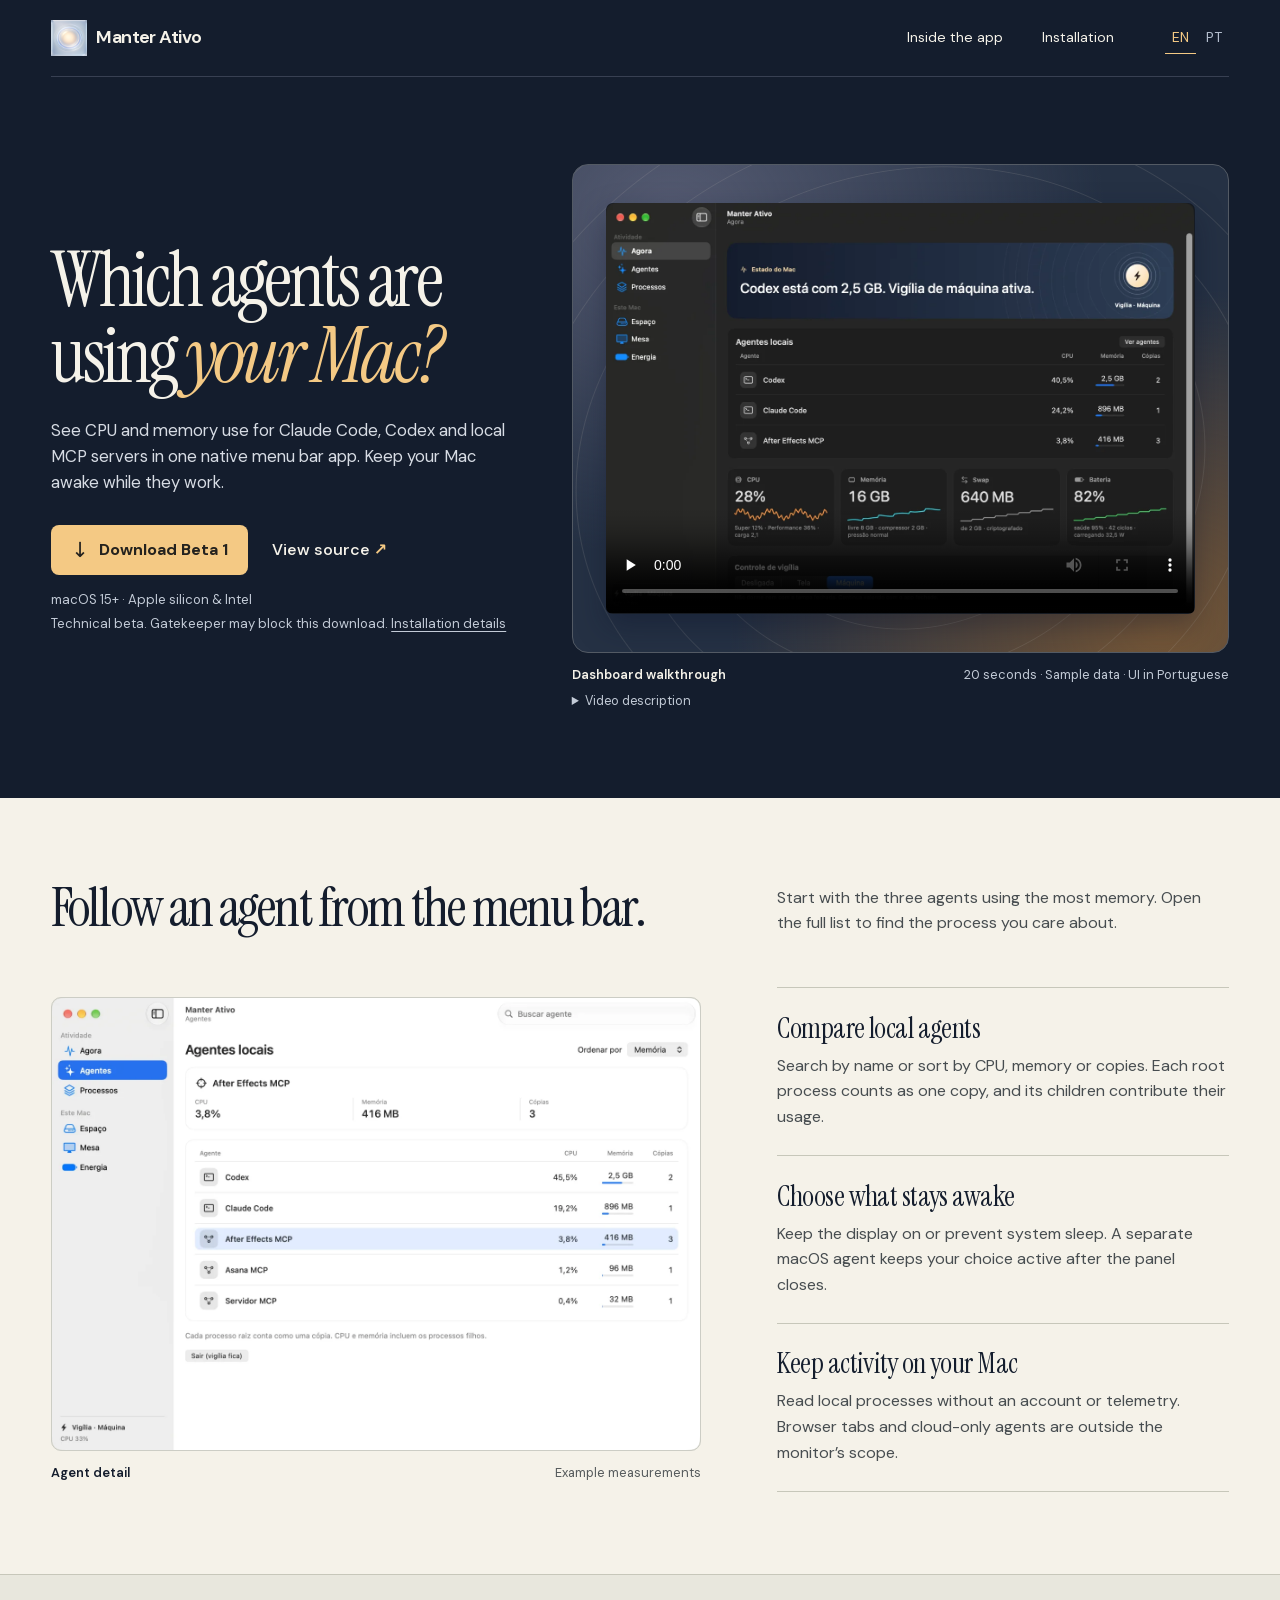
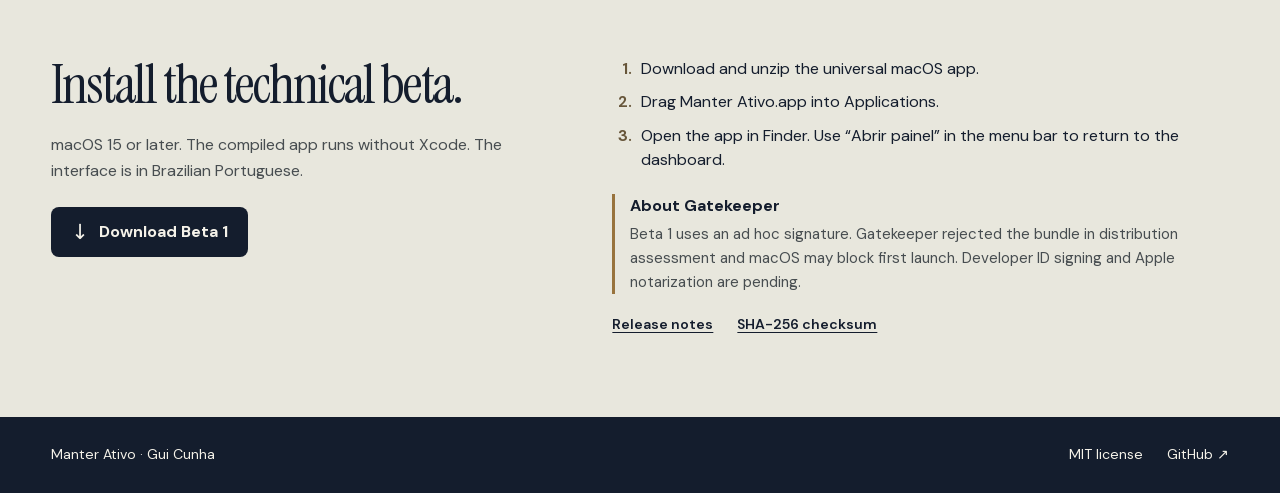
<file: docs/index.html>
<!doctype html>
<html lang="en">
<head>
  <meta charset="utf-8">
  <meta name="viewport" content="width=device-width, initial-scale=1">
  <meta name="theme-color" content="#141d2d">
  <title>Manter Ativo — Local AI agent monitor for macOS</title>
  <meta name="description" content="Monitor CPU, memory and copies of local AI agents and MCP servers from the Mac menu bar. Download the free universal beta for Apple silicon and Intel Macs.">
  <link rel="canonical" href="https://guicunhaa.github.io/manter-ativo/">
  <link rel="alternate" hreflang="en" href="https://guicunhaa.github.io/manter-ativo/">
  <link rel="alternate" hreflang="pt-BR" href="https://guicunhaa.github.io/manter-ativo/pt-br/">
  <link rel="alternate" hreflang="x-default" href="https://guicunhaa.github.io/manter-ativo/">
  <meta property="og:type" content="website">
  <meta property="og:site_name" content="Manter Ativo">
  <meta property="og:locale" content="en_US">
  <meta property="og:locale:alternate" content="pt_BR">
  <meta property="og:url" content="https://guicunhaa.github.io/manter-ativo/">
  <meta property="og:title" content="Manter Ativo — Local AI agent monitor for macOS">
  <meta property="og:description" content="Monitor CPU, memory and copies of local AI agents and MCP servers from the Mac menu bar. Download the free universal beta for Apple silicon and Intel Macs.">
  <meta property="og:image" content="https://guicunhaa.github.io/manter-ativo/painel-escuro.png">
  <meta property="og:image:alt" content="Dashboard walkthrough">
  <meta name="twitter:card" content="summary_large_image">
  <link rel="icon" type="image/png" sizes="96x96" href="./assets/icon.png">
  <link rel="stylesheet" href="./assets/site.css">
  <script type="application/ld+json">{"@context":"https://schema.org","@type":"WebPage","@id":"https://guicunhaa.github.io/manter-ativo/#page","url":"https://guicunhaa.github.io/manter-ativo/","name":"Manter Ativo — Local AI agent monitor for macOS","description":"Monitor CPU, memory and copies of local AI agents and MCP servers from the Mac menu bar. Download the free universal beta for Apple silicon and Intel Macs.","inLanguage":"en","mainEntity":{"@type":"SoftwareApplication","@id":"https://guicunhaa.github.io/manter-ativo/#application","name":"Manter Ativo","applicationCategory":"UtilitiesApplication","operatingSystem":"macOS 15 or later","softwareVersion":"2.1 Beta 1","url":"https://guicunhaa.github.io/manter-ativo/","downloadUrl":"https://github.com/guicunhaa/manter-ativo/releases/download/v2.1-beta.1/Manter-Ativo-2.1-beta.1-macOS-universal.zip","screenshot":"https://guicunhaa.github.io/manter-ativo/painel.png","isAccessibleForFree":true,"offers":{"@type":"Offer","price":"0","priceCurrency":"USD"},"inLanguage":"pt-BR","author":{"@type":"Person","name":"Gui Cunha"},"license":"https://github.com/guicunhaa/manter-ativo/blob/main/LICENSE"}}</script>
</head>
<body>
<a class="skip" href="#main">Skip to content</a>
<header class="top"><div class="wrap mast">
  <a class="brand" href="./"><img src="./assets/icon.png" width="36" height="36" alt="">Manter Ativo</a>
  <nav class="nav" aria-label="Main navigation"><a href="#features">Inside the app</a><a href="#install">Installation</a></nav>
  <nav class="language" aria-label="Language"><a href="./" lang="en" hreflang="en" aria-label="English" aria-current="page">EN</a><a href="./pt-br/" lang="pt-BR" hreflang="pt-BR" aria-label="Português brasileiro">PT</a></nav>
</div></header>
<main id="main"><div class="night">
<section class="wrap hero" aria-labelledby="headline">
  <div class="hero-copy">
    <h1 id="headline">Which agents are using <em>your Mac?</em></h1>
    <p class="intro">See CPU and memory use for Claude Code, Codex and local MCP servers in one native menu bar app. Keep your Mac awake while they work.</p>
    <div class="actions"><a class="download" href="https://github.com/guicunhaa/manter-ativo/releases/download/v2.1-beta.1/Manter-Ativo-2.1-beta.1-macOS-universal.zip"><span class="down-icon" aria-hidden="true">↓</span>Download Beta 1</a><a class="source" href="https://github.com/guicunhaa/manter-ativo">View source <span aria-hidden="true">↗</span></a></div>
    <p class="compat">macOS 15+ · Apple silicon &amp; Intel</p>
    <p class="gate">Technical beta. Gatekeeper may block this download. <a href="#gatekeeper">Installation details</a></p>
  </div>
  <figure class="demo">
    <div class="observatory">
      <div class="orbits" aria-hidden="true"></div>
      <video controls playsinline preload="none" width="1600" height="1116" aria-label="20-second walkthrough of the native Mac dashboard" poster="./assets/dashboard.webp">
        <source src="./manter-ativo.mp4" type="video/mp4">
        <a href="./manter-ativo.mp4">Download the walkthrough</a>
      </video>
    </div>
    <figcaption><strong>Dashboard walkthrough</strong><span>20 seconds · Sample data · UI in Portuguese</span></figcaption>
    <details class="transcript"><summary>Video description</summary><p>The walkthrough opens on Agora. Codex is using 2.5 GB and machine wake mode is active. The view switches to Agentes, where selecting After Effects MCP shows its CPU use, memory and three root processes.</p></details>
  </figure>
</section>
</div>
<section id="features" class="paper" aria-labelledby="features-title">
  <div class="wrap inside">
    <div class="feature-heading"><h2 id="features-title">Follow an agent from the menu bar.</h2><p>Start with the three agents using the most memory. Open the full list to find the process you care about.</p></div>
    <div class="feature-grid">
      <figure class="shot"><img src="./assets/agents.webp" width="1440" height="1004" loading="lazy" alt="The agent list with After Effects MCP selected, showing CPU, memory and three copies.">
        <figcaption><strong>Agent detail</strong><span>Example measurements</span></figcaption>
      </figure>
      <dl>
        <dt>Compare local agents</dt>
        <dd>Search by name or sort by CPU, memory or copies. Each root process counts as one copy, and its children contribute their usage.</dd>
        <dt>Choose what stays awake</dt>
        <dd>Keep the display on or prevent system sleep. A separate macOS agent keeps your choice active after the panel closes.</dd>
        <dt>Keep activity on your Mac</dt>
        <dd>Read local processes without an account or telemetry. Browser tabs and cloud-only agents are outside the monitor’s scope.</dd>
      </dl>
    </div>
  </div>
</section>
<section id="install" class="installation" aria-labelledby="install-title">
  <div class="wrap install-grid">
    <div><h2 id="install-title">Install the technical beta.</h2><p>macOS 15 or later. The compiled app runs without Xcode. The interface is in Brazilian Portuguese.</p>
      <a class="download" href="https://github.com/guicunhaa/manter-ativo/releases/download/v2.1-beta.1/Manter-Ativo-2.1-beta.1-macOS-universal.zip"><span class="down-icon" aria-hidden="true">↓</span>Download Beta 1</a>
    </div>
    <div><ol><li>Download and unzip the universal macOS app.</li><li>Drag Manter Ativo.app into Applications.</li><li>Open the app in Finder. Use “Abrir painel” in the menu bar to return to the dashboard.</li></ol>
      <aside id="gatekeeper"><h3>About Gatekeeper</h3><p>Beta 1 uses an ad hoc signature. Gatekeeper rejected the bundle in distribution assessment and macOS may block first launch. Developer ID signing and Apple notarization are pending.</p></aside>
      <div class="release-links"><a href="https://github.com/guicunhaa/manter-ativo/releases/tag/v2.1-beta.1">Release notes</a><a href="https://github.com/guicunhaa/manter-ativo/releases/download/v2.1-beta.1/Manter-Ativo-2.1-beta.1-macOS-universal.zip.sha256">SHA-256 checksum</a></div>
    </div>
  </div>
</section>
</main>
<footer><div class="wrap foot"><span>Manter Ativo · Gui Cunha</span><a href="https://github.com/guicunhaa/manter-ativo/blob/main/LICENSE">MIT license</a><a href="https://github.com/guicunhaa/manter-ativo">GitHub ↗</a></div></footer>
</body>
</html>
</file>
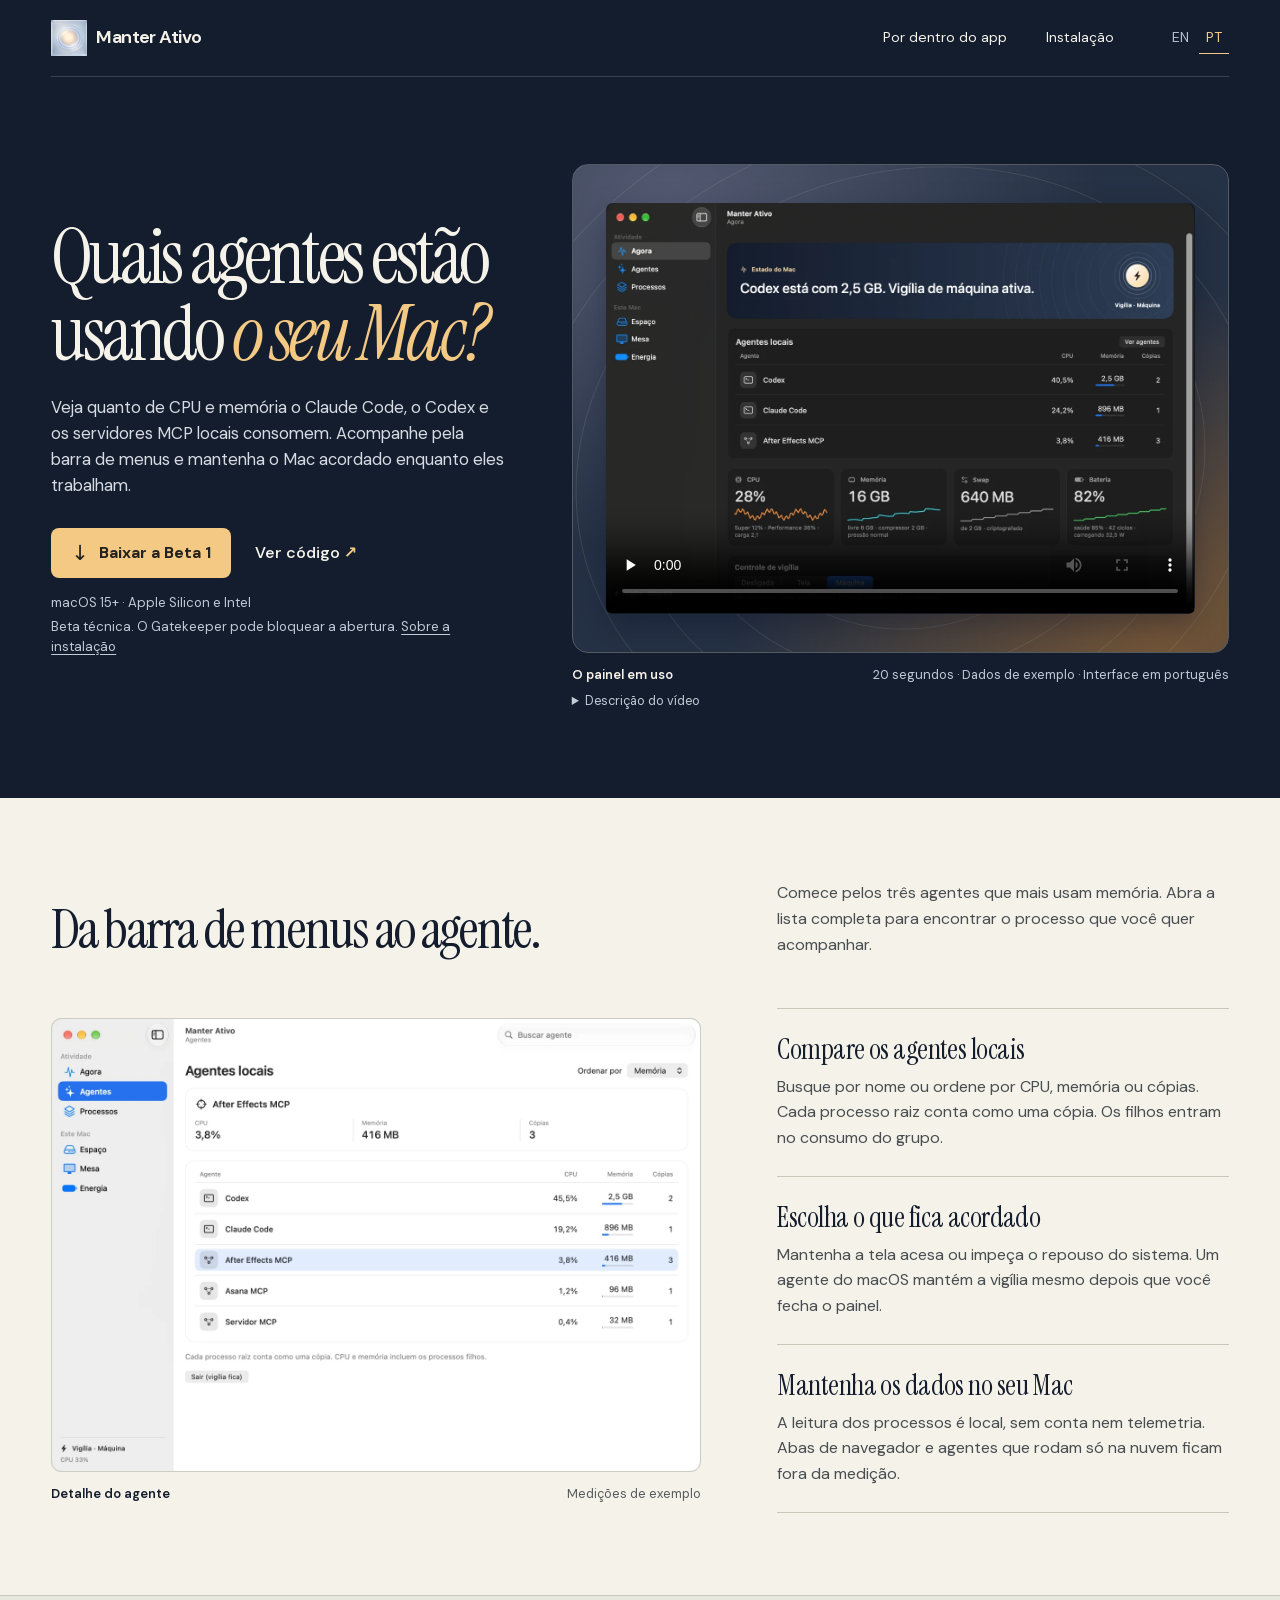
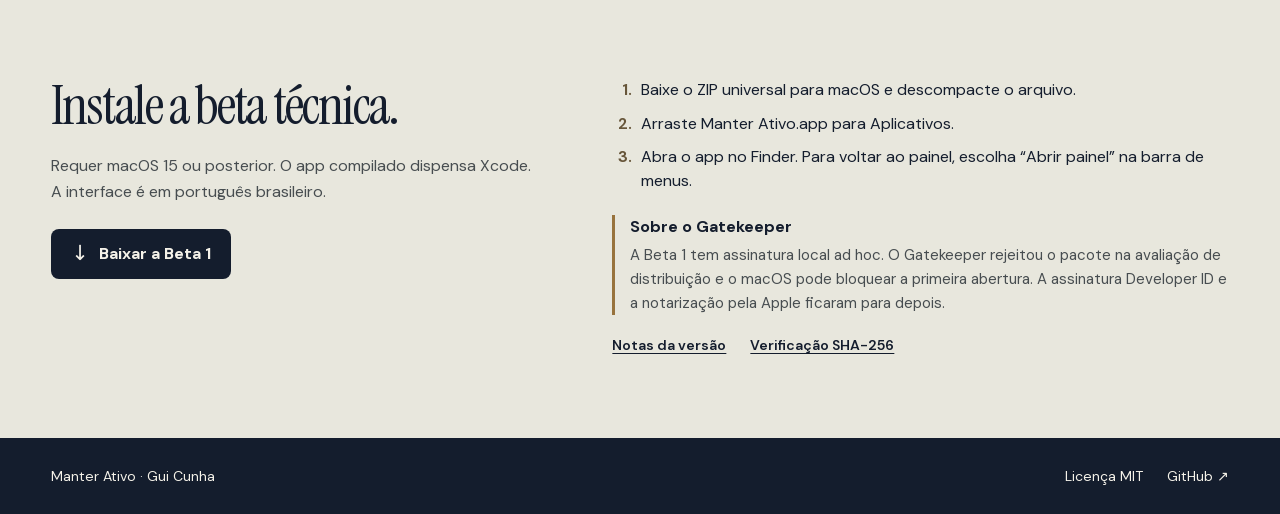
<file: docs/pt-br/index.html>
<!doctype html>
<html lang="pt-BR">
<head>
  <meta charset="utf-8">
  <meta name="viewport" content="width=device-width, initial-scale=1">
  <meta name="theme-color" content="#141d2d">
  <title>Manter Ativo — Monitor de agentes de IA locais para macOS</title>
  <meta name="description" content="Veja CPU, memória e cópias de agentes locais e servidores MCP pela barra de menus do Mac. Baixe a beta universal gratuita para Macs com Apple Silicon e Intel.">
  <link rel="canonical" href="https://guicunhaa.github.io/manter-ativo/pt-br/">
  <link rel="alternate" hreflang="en" href="https://guicunhaa.github.io/manter-ativo/">
  <link rel="alternate" hreflang="pt-BR" href="https://guicunhaa.github.io/manter-ativo/pt-br/">
  <link rel="alternate" hreflang="x-default" href="https://guicunhaa.github.io/manter-ativo/">
  <meta property="og:type" content="website">
  <meta property="og:site_name" content="Manter Ativo">
  <meta property="og:locale" content="pt_BR">
  <meta property="og:locale:alternate" content="en_US">
  <meta property="og:url" content="https://guicunhaa.github.io/manter-ativo/pt-br/">
  <meta property="og:title" content="Manter Ativo — Monitor de agentes de IA locais para macOS">
  <meta property="og:description" content="Veja CPU, memória e cópias de agentes locais e servidores MCP pela barra de menus do Mac. Baixe a beta universal gratuita para Macs com Apple Silicon e Intel.">
  <meta property="og:image" content="https://guicunhaa.github.io/manter-ativo/painel-escuro.png">
  <meta property="og:image:alt" content="O painel em uso">
  <meta name="twitter:card" content="summary_large_image">
  <link rel="icon" type="image/png" sizes="96x96" href="../assets/icon.png">
  <link rel="stylesheet" href="../assets/site.css">
  <script type="application/ld+json">{"@context":"https://schema.org","@type":"WebPage","@id":"https://guicunhaa.github.io/manter-ativo/pt-br/#page","url":"https://guicunhaa.github.io/manter-ativo/pt-br/","name":"Manter Ativo — Monitor de agentes de IA locais para macOS","description":"Veja CPU, memória e cópias de agentes locais e servidores MCP pela barra de menus do Mac. Baixe a beta universal gratuita para Macs com Apple Silicon e Intel.","inLanguage":"pt-BR","mainEntity":{"@type":"SoftwareApplication","@id":"https://guicunhaa.github.io/manter-ativo/#application","name":"Manter Ativo","applicationCategory":"UtilitiesApplication","operatingSystem":"macOS 15 or later","softwareVersion":"2.1 Beta 1","url":"https://guicunhaa.github.io/manter-ativo/","downloadUrl":"https://github.com/guicunhaa/manter-ativo/releases/download/v2.1-beta.1/Manter-Ativo-2.1-beta.1-macOS-universal.zip","screenshot":"https://guicunhaa.github.io/manter-ativo/painel.png","isAccessibleForFree":true,"offers":{"@type":"Offer","price":"0","priceCurrency":"USD"},"inLanguage":"pt-BR","author":{"@type":"Person","name":"Gui Cunha"},"license":"https://github.com/guicunhaa/manter-ativo/blob/main/LICENSE"}}</script>
</head>
<body>
<a class="skip" href="#main">Pular para o conteúdo</a>
<header class="top"><div class="wrap mast">
  <a class="brand" href="../pt-br/"><img src="../assets/icon.png" width="36" height="36" alt="">Manter Ativo</a>
  <nav class="nav" aria-label="Navegação principal"><a href="#features">Por dentro do app</a><a href="#install">Instalação</a></nav>
  <nav class="language" aria-label="Idioma"><a href="../" lang="en" hreflang="en" aria-label="English">EN</a><a href="../pt-br/" lang="pt-BR" hreflang="pt-BR" aria-label="Português brasileiro" aria-current="page">PT</a></nav>
</div></header>
<main id="main"><div class="night">
<section class="wrap hero" aria-labelledby="headline">
  <div class="hero-copy">
    <h1 id="headline">Quais agentes estão usando <em>o seu Mac?</em></h1>
    <p class="intro">Veja quanto de CPU e memória o Claude Code, o Codex e os servidores MCP locais consomem. Acompanhe pela barra de menus e mantenha o Mac acordado enquanto eles trabalham.</p>
    <div class="actions"><a class="download" href="https://github.com/guicunhaa/manter-ativo/releases/download/v2.1-beta.1/Manter-Ativo-2.1-beta.1-macOS-universal.zip"><span class="down-icon" aria-hidden="true">↓</span>Baixar a Beta 1</a><a class="source" href="https://github.com/guicunhaa/manter-ativo">Ver código <span aria-hidden="true">↗</span></a></div>
    <p class="compat">macOS 15+ · Apple Silicon e Intel</p>
    <p class="gate">Beta técnica. O Gatekeeper pode bloquear a abertura. <a href="#gatekeeper">Sobre a instalação</a></p>
  </div>
  <figure class="demo">
    <div class="observatory">
      <div class="orbits" aria-hidden="true"></div>
      <video controls playsinline preload="none" width="1600" height="1116" aria-label="Demonstração de 20 segundos do painel nativo do Mac" poster="../assets/dashboard.webp">
        <source src="../manter-ativo.mp4" type="video/mp4">
        <a href="../manter-ativo.mp4">Baixar a demonstração</a>
      </video>
    </div>
    <figcaption><strong>O painel em uso</strong><span>20 segundos · Dados de exemplo · Interface em português</span></figcaption>
    <details class="transcript"><summary>Descrição do vídeo</summary><p>A demonstração abre em Agora. O Codex usa 2,5 GB e a vigília de máquina está ativa. Em Agentes, a seleção do After Effects MCP mostra o uso de CPU, a memória e os três processos raiz.</p></details>
  </figure>
</section>
</div>
<section id="features" class="paper" aria-labelledby="features-title">
  <div class="wrap inside">
    <div class="feature-heading"><h2 id="features-title">Da barra de menus ao agente.</h2><p>Comece pelos três agentes que mais usam memória. Abra a lista completa para encontrar o processo que você quer acompanhar.</p></div>
    <div class="feature-grid">
      <figure class="shot"><img src="../assets/agents.webp" width="1440" height="1004" loading="lazy" alt="Lista de agentes com o After Effects MCP selecionado, mostrando CPU, memória e três cópias.">
        <figcaption><strong>Detalhe do agente</strong><span>Medições de exemplo</span></figcaption>
      </figure>
      <dl>
        <dt>Compare os agentes locais</dt>
        <dd>Busque por nome ou ordene por CPU, memória ou cópias. Cada processo raiz conta como uma cópia. Os filhos entram no consumo do grupo.</dd>
        <dt>Escolha o que fica acordado</dt>
        <dd>Mantenha a tela acesa ou impeça o repouso do sistema. Um agente do macOS mantém a vigília mesmo depois que você fecha o painel.</dd>
        <dt>Mantenha os dados no seu Mac</dt>
        <dd>A leitura dos processos é local, sem conta nem telemetria. Abas de navegador e agentes que rodam só na nuvem ficam fora da medição.</dd>
      </dl>
    </div>
  </div>
</section>
<section id="install" class="installation" aria-labelledby="install-title">
  <div class="wrap install-grid">
    <div><h2 id="install-title">Instale a beta técnica.</h2><p>Requer macOS 15 ou posterior. O app compilado dispensa Xcode. A interface é em português brasileiro.</p>
      <a class="download" href="https://github.com/guicunhaa/manter-ativo/releases/download/v2.1-beta.1/Manter-Ativo-2.1-beta.1-macOS-universal.zip"><span class="down-icon" aria-hidden="true">↓</span>Baixar a Beta 1</a>
    </div>
    <div><ol><li>Baixe o ZIP universal para macOS e descompacte o arquivo.</li><li>Arraste Manter Ativo.app para Aplicativos.</li><li>Abra o app no Finder. Para voltar ao painel, escolha “Abrir painel” na barra de menus.</li></ol>
      <aside id="gatekeeper"><h3>Sobre o Gatekeeper</h3><p>A Beta 1 tem assinatura local ad hoc. O Gatekeeper rejeitou o pacote na avaliação de distribuição e o macOS pode bloquear a primeira abertura. A assinatura Developer ID e a notarização pela Apple ficaram para depois.</p></aside>
      <div class="release-links"><a href="https://github.com/guicunhaa/manter-ativo/releases/tag/v2.1-beta.1">Notas da versão</a><a href="https://github.com/guicunhaa/manter-ativo/releases/download/v2.1-beta.1/Manter-Ativo-2.1-beta.1-macOS-universal.zip.sha256">Verificação SHA-256</a></div>
    </div>
  </div>
</section>
</main>
<footer><div class="wrap foot"><span>Manter Ativo · Gui Cunha</span><a href="https://github.com/guicunhaa/manter-ativo/blob/main/LICENSE">Licença MIT</a><a href="https://github.com/guicunhaa/manter-ativo">GitHub ↗</a></div></footer>
</body>
</html>
</file>
<file: docs/assets/site.css>
@font-face {
  font-family: "DM Sans";
  src: url("dm-sans.woff2") format("woff2");
  font-weight: 400 700;
  font-display: swap;
}
@font-face {
  font-family: "Instrument Serif";
  src: url("instrument-serif.woff2") format("woff2");
  font-display: swap;
}
@font-face {
  font-family: "Instrument Serif";
  src: url("instrument-serif-italic.woff2") format("woff2");
  font-style: italic;
  font-display: swap;
}
:root {
  --night: #141d2d;
  --paper: #f5f2e9;
  --gold: #f4c984;
  --rule: #c7c7ba;
  --serif: "Instrument Serif", Georgia, serif;
  font: 100%/1.5 "DM Sans", system-ui, sans-serif;
  color: var(--night);
  background: var(--paper);
}
* { box-sizing: border-box; }
body, figure, dl, dd, h1, h2, h3, p { margin: 0; }
a { color: inherit; text-underline-offset: .24em; }
a:hover, summary:hover { text-decoration: underline; }
:focus-visible { outline: 3px solid #3489c9; outline-offset: 4px; }
.wrap { width: min(100% - clamp(36px, 8vw, 128px), 1320px); margin-inline: auto; }
.skip { position: absolute; z-index: 4; top: 8px; left: 12px; transform: translateY(-160%); background: white; color: #131d2d; padding: 10px 18px; }
.skip:focus { transform: none; }
.top, .night { background: var(--night); color: var(--paper); }
.mast, .brand, .nav, .language, .actions, figcaption, .foot, .release-links { display: flex; align-items: center; }
.mast { min-height: 77px; gap: clamp(18px, 4vw, 60px); border-bottom: 1px solid #384052; }
.brand { gap: 9px; font-weight: 650; font-size: 1.13rem; letter-spacing: -.03em; margin-right: auto; }
.brand img { display: block; }
.mast a, .source, .download, footer a { text-decoration: none; }
.mast a:hover, .source:hover, footer a:hover { text-decoration: underline; }
.nav { gap: clamp(20px, 3vw, 48px); }
.nav, .language { font-size: .88rem; }
.language { gap: 3px; }
.language a { color: #b4bece; padding: 5px 7px; }
.language a[aria-current] { color: var(--gold); box-shadow: inset 0 -1px var(--gold); }
.hero { display: grid; grid-template-columns: minmax(0, .82fr) minmax(0, 1.18fr); gap: clamp(32px, 5vw, 85px); align-items: center; padding-block: clamp(52px, 6.8vw, 100px); }
h1, h2 { font-family: var(--serif); font-weight: 400; text-wrap: balance; }
h1 { font-size: clamp(3.7rem, 6.05vw, 6.05rem); line-height: .99; letter-spacing: -.045em; }
h1 em { color: var(--gold); font-weight: inherit; }
.intro { font-size: clamp(1rem, 1.3vw, 1.23rem); line-height: 1.55; color: #d7dce4; margin-block: 23px 30px; max-width: 42ch; }
.actions { flex-wrap: wrap; gap: 12px 24px; }
.download { display: inline-flex; align-items: center; justify-content: center; gap: 10px; padding: 13px 20px; border-radius: 8px; color: #24221e; background: var(--gold); font-weight: 700; }
.download:hover { background: #ffdaa2; text-decoration: none; }
.down-icon { font: 1.3em/1 system-ui, sans-serif; }
.source { color: var(--paper); font-weight: 550; }
.source span { color: var(--gold); }
.compat, .gate { font-size: .82rem; color: #c3cbd7; }
.compat { margin-top: 15px; }
.gate { margin-top: 4px; max-width: 48ch; }
.observatory { position: relative; isolation: isolate; overflow: hidden; display: grid; place-items: center; padding: clamp(16px, 3vw, 40px) clamp(12px, 2.6vw, 38px); border: 1px solid #535a64; border-radius: 16px; background: radial-gradient(ellipse at 90% 95%, #765737, transparent 52%), radial-gradient(ellipse at 15% 10%, #555b72, transparent 55%), #253144; }
.orbits { position: absolute; z-index: -1; inset: -28%; opacity: .45; transform: rotate(-16deg); background: repeating-radial-gradient(ellipse at 50% 58%, transparent 0 25px, #bbb7ae55 26px, transparent 27px 53px); }
.demo video, .shot img { display: block; width: 100%; height: auto; }
.demo video { aspect-ratio: 1600 / 1116; border-radius: 7px; box-shadow: 0 12px 30px #0c142b66; background: #161b23; }
figcaption { justify-content: space-between; flex-wrap: wrap; gap: 2px 16px; margin-top: 12px; font-size: .8rem; }
figcaption strong { font-weight: 600; }
.demo figcaption span, .transcript { color: #c3cbd7; }
.transcript { margin-top: 8px; font-size: .79rem; }
.transcript summary { cursor: pointer; width: fit-content; }
.transcript p { margin-top: 8px; max-width: 72ch; }
.inside, .install-grid { padding-block: clamp(54px, 6.4vw, 98px); }
.feature-heading, .feature-grid, .install-grid { display: grid; grid-template-columns: minmax(0, 1.18fr) minmax(0, .82fr); gap: clamp(24px, 6vw, 88px); }
h2 { font-size: clamp(2.65rem, 4.25vw, 4.6rem); line-height: 1.02; letter-spacing: -.035em; }
.feature-heading { align-items: end; margin-bottom: clamp(30px, 4vw, 60px); }
.feature-heading p, dd, .install-grid p { color: #474d50; line-height: 1.6; }
.feature-grid { align-items: center; }
.shot img { background: #deded6; border: 1px solid #cccdc5; border-radius: 10px; }
.shot figcaption span { color: #555a5c; }
dt { padding-top: clamp(15px, 2vw, 28px); border-top: 1px solid var(--rule); font: 400 clamp(1.65rem, 2.2vw, 2.4rem)/1.1 var(--serif); letter-spacing: -.02em; margin-bottom: 8px; }
dd { padding-bottom: clamp(15px, 2vw, 28px); }
dd:last-child { border-bottom: 1px solid var(--rule); }
.installation { background: #e8e7dd; border-top: 1px solid var(--rule); }
.install-grid { grid-template-columns: minmax(0, .88fr) minmax(0, 1.12fr); }
.install-grid h2 + p { margin-block: 20px 24px; max-width: 46ch; }
.installation .download { background: var(--night); color: var(--paper); }
.installation .download:hover { background: #2a374c; }
.install-grid ol { margin: 0; padding-left: 1.5rem; }
.install-grid li { padding-left: 5px; margin-bottom: .6em; }
.install-grid li::marker { font-weight: 650; color: #67563a; }
#gatekeeper { margin-top: 22px; padding-left: 15px; border-left: 3px solid #98733d; }
#gatekeeper h3 { font-size: 1rem; }
#gatekeeper p { font-size: .94rem; margin-top: 4px; }
.release-links { gap: 9px 24px; flex-wrap: wrap; margin-top: 20px; font-size: .88rem; font-weight: 600; }
footer { background: var(--night); color: var(--paper); }
.foot { gap: 8px 24px; min-height: 76px; flex-wrap: wrap; padding-block: 15px; font-size: .88rem; }
.foot span { margin-right: auto; }
@media (max-width: 820px) {
  .hero, .feature-heading, .feature-grid, .install-grid { grid-template-columns: 1fr; }
  .hero { gap: 36px; }
  .hero-copy, .feature-heading p { max-width: 590px; }
  .intro { max-width: 52ch; }
  .feature-heading { gap: 14px; }
  .feature-grid { gap: 26px; }
  .install-grid { gap: 26px; }
}
@media (max-width: 560px) {
  .mast { min-height: 65px; gap: 10px; }
  .nav { display: none; }
  .hero { padding-block: 42px; }
  h1 { font-size: clamp(3rem, 13vw, 4.45rem); }
  .intro { margin-block: 18px 24px; }
  .foot { font-size: .8rem; gap: 8px 14px; }
}
</file>
